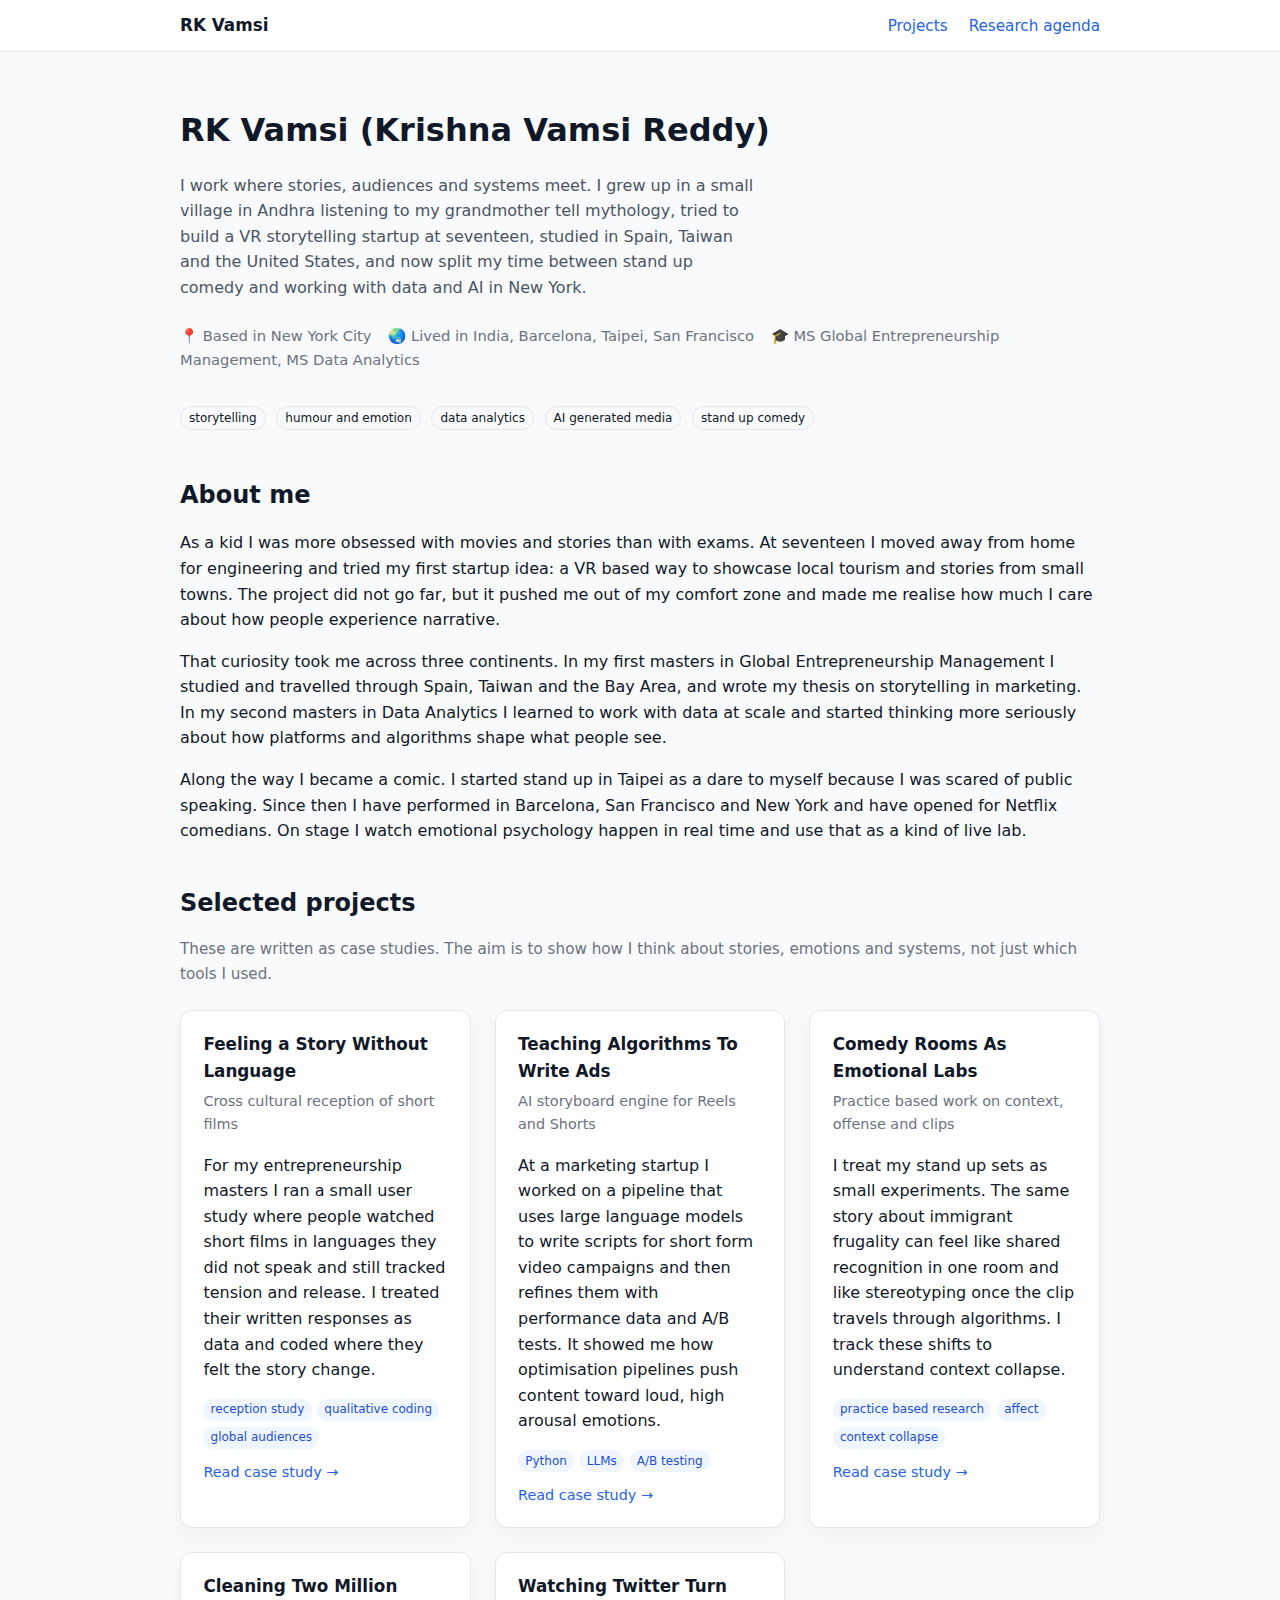
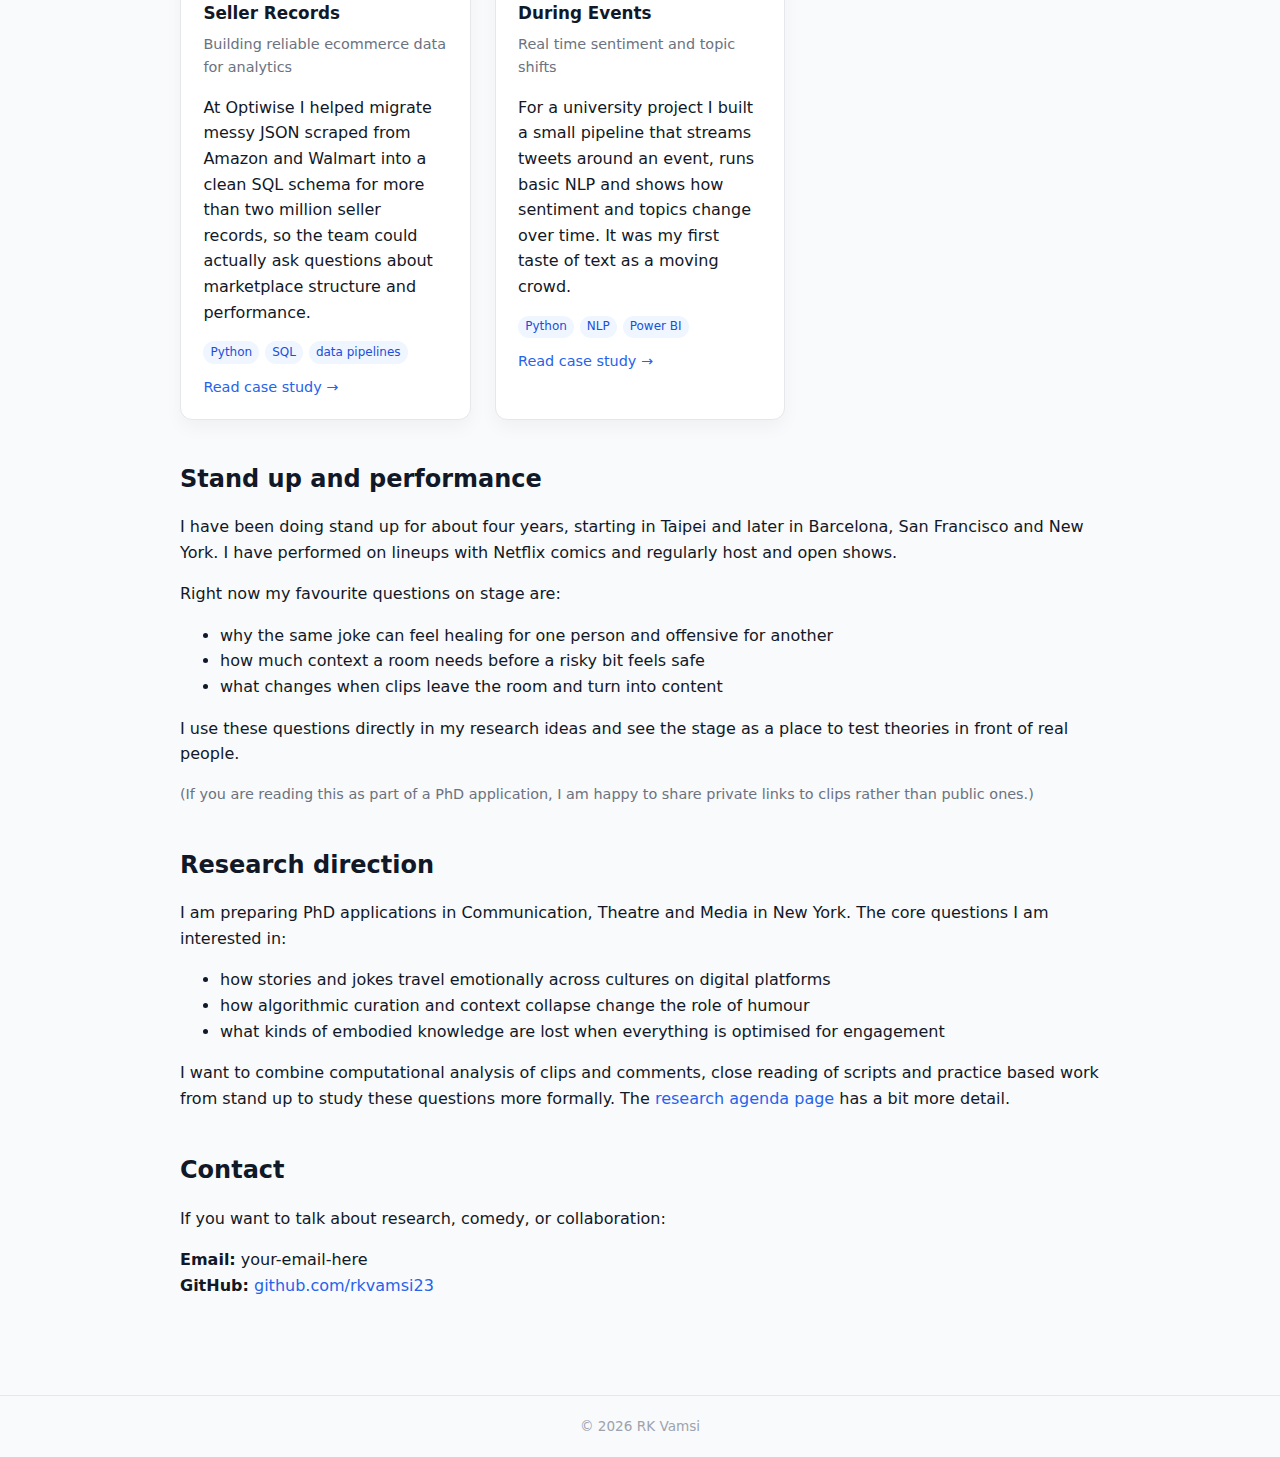
<file: index.html>
<!doctype html>
<html lang="en">
<head>
  <meta charset="utf-8">
  <title>RK Vamsi | Story, data and performance</title>
  <link rel="stylesheet" href="style.css">
</head>
<body>
  <header class="header">
    <div class="nav">
      <div class="nav-title">RK Vamsi</div>
      <div class="nav-links">
        <a href="index.html">Projects</a>
        <a href="research.html">Research agenda</a>
      </div>
    </div>
  </header>

  <main class="main">
    <!-- HERO / INTRO -->
    <section>
      <h1 class="hero-title">RK Vamsi (Krishna Vamsi Reddy)</h1>
      <p class="hero-subtitle">
        I work where stories, audiences and systems meet. I grew up in a small village in Andhra listening to my grandmother tell mythology, tried to build a VR storytelling startup at seventeen, studied in Spain, Taiwan and the United States, and now split my time between stand up comedy and working with data and AI in New York.
      </p>
      <div class="hero-meta">
        <span>📍 Based in New York City</span>
        <span>🌏 Lived in India, Barcelona, Taipei, San Francisco</span>
        <span>🎓 MS Global Entrepreneurship Management, MS Data Analytics</span>
      </div>
      <div>
        <span class="chip">storytelling</span>
        <span class="chip">humour and emotion</span>
        <span class="chip">data analytics</span>
        <span class="chip">AI generated media</span>
        <span class="chip">stand up comedy</span>
      </div>
    </section>

    <!-- ABOUT SECTION -->
    <section style="margin-top:2.5rem;">
      <h2 class="section-title">About me</h2>
      <p>
        As a kid I was more obsessed with movies and stories than with exams. At seventeen I moved away from home for engineering and tried my first startup idea: a VR based way to showcase local tourism and stories from small towns. The project did not go far, but it pushed me out of my comfort zone and made me realise how much I care about how people experience narrative.
      </p>
      <p>
        That curiosity took me across three continents. In my first masters in Global Entrepreneurship Management I studied and travelled through Spain, Taiwan and the Bay Area, and wrote my thesis on storytelling in marketing. In my second masters in Data Analytics I learned to work with data at scale and started thinking more seriously about how platforms and algorithms shape what people see.
      </p>
      <p>
        Along the way I became a comic. I started stand up in Taipei as a dare to myself because I was scared of public speaking. Since then I have performed in Barcelona, San Francisco and New York and have opened for Netflix comedians. On stage I watch emotional psychology happen in real time and use that as a kind of live lab.
      </p>
    </section>

    <!-- PROJECTS SECTION -->
    <section style="margin-top:2.5rem;">
      <h2 class="section-title">Selected projects</h2>
      <p class="section-subtitle">
        These are written as case studies. The aim is to show how I think about stories, emotions and systems, not just which tools I used.
      </p>

      <div class="card-list">

        <article class="card">
          <h3>Feeling a Story Without Language</h3>
          <div class="tagline">Cross cultural reception of short films</div>
          <p>
            For my entrepreneurship masters I ran a small user study where people watched short films in languages they did not speak and still tracked tension and release. I treated their written responses as data and coded where they felt the story change.
          </p>
          <div class="badge-row">
            <span class="badge">reception study</span>
            <span class="badge">qualitative coding</span>
            <span class="badge">global audiences</span>
          </div>
          <div class="card-footer">
            <a href="project_cross_language_stories.html">Read case study →</a>
          </div>
        </article>

        <article class="card">
          <h3>Teaching Algorithms To Write Ads</h3>
          <div class="tagline">AI storyboard engine for Reels and Shorts</div>
          <p>
            At a marketing startup I worked on a pipeline that uses large language models to write scripts for short form video campaigns and then refines them with performance data and A/B tests. It showed me how optimisation pipelines push content toward loud, high arousal emotions.
          </p>
          <div class="badge-row">
            <span class="badge">Python</span>
            <span class="badge">LLMs</span>
            <span class="badge">A/B testing</span>
          </div>
          <div class="card-footer">
            <a href="project_ai_storyboards.html">Read case study →</a>
          </div>
        </article>

        <article class="card">
          <h3>Comedy Rooms As Emotional Labs</h3>
          <div class="tagline">Practice based work on context, offense and clips</div>
          <p>
            I treat my stand up sets as small experiments. The same story about immigrant frugality can feel like shared recognition in one room and like stereotyping once the clip travels through algorithms. I track these shifts to understand context collapse.
          </p>
          <div class="badge-row">
            <span class="badge">practice based research</span>
            <span class="badge">affect</span>
            <span class="badge">context collapse</span>
          </div>
          <div class="card-footer">
            <a href="project_comedy_labs.html">Read case study →</a>
          </div>
        </article>

        <article class="card">
          <h3>Cleaning Two Million Seller Records</h3>
          <div class="tagline">Building reliable ecommerce data for analytics</div>
          <p>
            At Optiwise I helped migrate messy JSON scraped from Amazon and Walmart into a clean SQL schema for more than two million seller records, so the team could actually ask questions about marketplace structure and performance.
          </p>
          <div class="badge-row">
            <span class="badge">Python</span>
            <span class="badge">SQL</span>
            <span class="badge">data pipelines</span>
          </div>
          <div class="card-footer">
            <a href="project_optwise_seller_data.html">Read case study →</a>
          </div>
        </article>

        <article class="card">
          <h3>Watching Twitter Turn During Events</h3>
          <div class="tagline">Real time sentiment and topic shifts</div>
          <p>
            For a university project I built a small pipeline that streams tweets around an event, runs basic NLP and shows how sentiment and topics change over time. It was my first taste of text as a moving crowd.
          </p>
          <div class="badge-row">
            <span class="badge">Python</span>
            <span class="badge">NLP</span>
            <span class="badge">Power BI</span>
          </div>
          <div class="card-footer">
            <a href="project_twitter_sentiment.html">Read case study →</a>
          </div>
        </article>

      </div>
    </section>

    <!-- COMEDY SECTION -->
    <section style="margin-top:2.5rem;">
      <h2 class="section-title">Stand up and performance</h2>
      <p>
        I have been doing stand up for about four years, starting in Taipei and later in Barcelona, San Francisco and New York. I have performed on lineups with Netflix comics and regularly host and open shows.
      </p>
      <p>
        Right now my favourite questions on stage are:
      </p>
      <ul>
        <li>why the same joke can feel healing for one person and offensive for another</li>
        <li>how much context a room needs before a risky bit feels safe</li>
        <li>what changes when clips leave the room and turn into content</li>
      </ul>
      <p>
        I use these questions directly in my research ideas and see the stage as a place to test theories in front of real people.
      </p>
      <p style="font-size:0.9rem; color:#6b7280;">
        (If you are reading this as part of a PhD application, I am happy to share private links to clips rather than public ones.)
      </p>
    </section>

    <!-- RESEARCH SECTION -->
    <section style="margin-top:2.5rem;">
      <h2 class="section-title">Research direction</h2>
      <p>
        I am preparing PhD applications in Communication, Theatre and Media in New York. The core questions I am interested in:
      </p>
      <ul>
        <li>how stories and jokes travel emotionally across cultures on digital platforms</li>
        <li>how algorithmic curation and context collapse change the role of humour</li>
        <li>what kinds of embodied knowledge are lost when everything is optimised for engagement</li>
      </ul>
      <p>
        I want to combine computational analysis of clips and comments, close reading of scripts and practice based work from stand up to study these questions more formally. The <a href="research.html">research agenda page</a> has a bit more detail.
      </p>
    </section>

    <!-- CONTACT SECTION -->
    <section style="margin-top:2.5rem;">
      <h2 class="section-title">Contact</h2>
      <p>
        If you want to talk about research, comedy, or collaboration:
      </p>
      <p>
        <strong>Email:</strong> your-email-here<br>
        <strong>GitHub:</strong> <a href="https://github.com/rkvamsi23">github.com/rkvamsi23</a>
      </p>
    </section>
  </main>

  <footer class="footer">
    © <span id="year"></span> RK Vamsi
  </footer>

  <script>
    document.getElementById("year").textContent = new Date().getFullYear();
  </script>
</body>
</html>
</file>
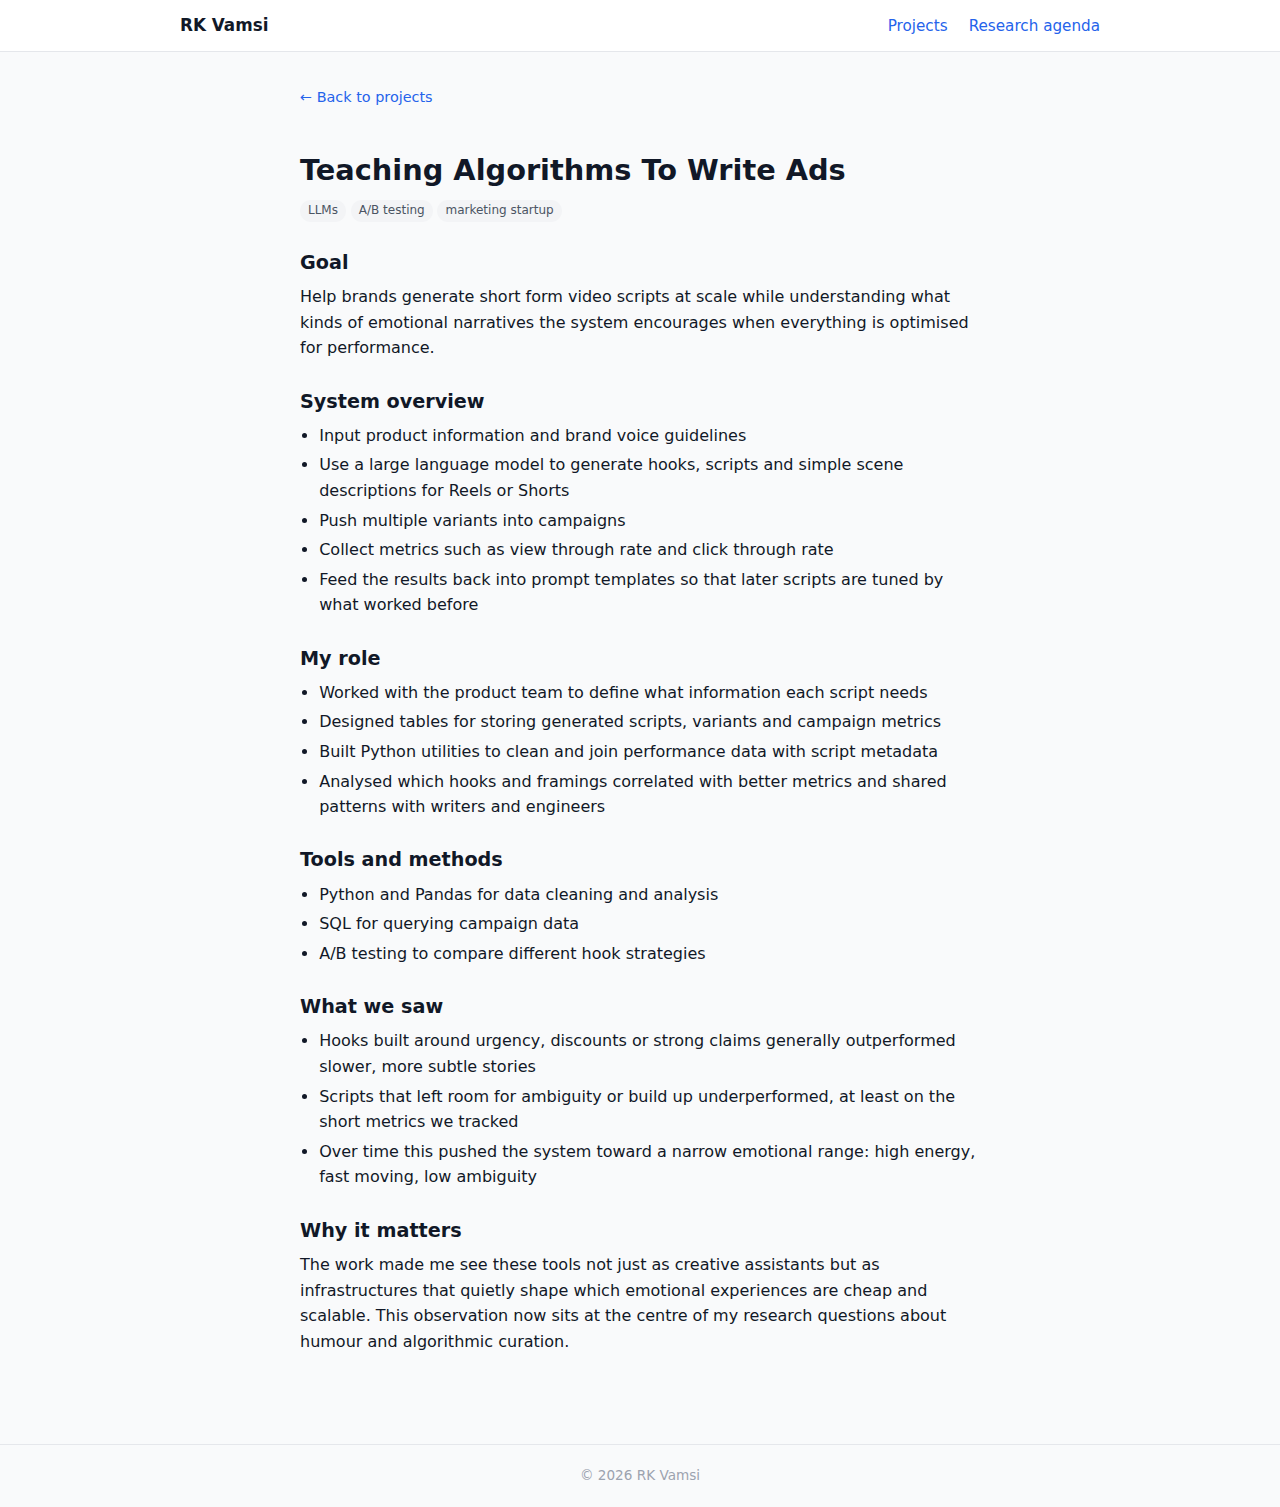
<file: project_ai_storyboards.html>
<!doctype html>
<html lang="en">
<head>
  <meta charset="utf-8">
  <title>Teaching Algorithms To Write Ads | RK Vamsi</title>
  <link rel="stylesheet" href="style.css">
</head>
<body>
<header class="header">
  <div class="nav">
    <div class="nav-title">RK Vamsi</div>
    <div class="nav-links">
      <a href="index.html">Projects</a>
      <a href="research.html">Research agenda</a>
    </div>
  </div>
</header>

<main class="main article">
  <a href="index.html" class="back-link">← Back to projects</a>

  <h1>Teaching Algorithms To Write Ads</h1>
  <div class="meta-pill-row">
    <span class="meta-pill">LLMs</span>
    <span class="meta-pill">A/B testing</span>
    <span class="meta-pill">marketing startup</span>
  </div>

  <h2>Goal</h2>
  <p>
    Help brands generate short form video scripts at scale while understanding what kinds of emotional narratives the system encourages when everything is optimised for performance.
  </p>

  <h2>System overview</h2>
  <ul>
    <li>Input product information and brand voice guidelines</li>
    <li>Use a large language model to generate hooks, scripts and simple scene descriptions for Reels or Shorts</li>
    <li>Push multiple variants into campaigns</li>
    <li>Collect metrics such as view through rate and click through rate</li>
    <li>Feed the results back into prompt templates so that later scripts are tuned by what worked before</li>
  </ul>

  <h2>My role</h2>
  <ul>
    <li>Worked with the product team to define what information each script needs</li>
    <li>Designed tables for storing generated scripts, variants and campaign metrics</li>
    <li>Built Python utilities to clean and join performance data with script metadata</li>
    <li>Analysed which hooks and framings correlated with better metrics and shared patterns with writers and engineers</li>
  </ul>

  <h2>Tools and methods</h2>
  <ul>
    <li>Python and Pandas for data cleaning and analysis</li>
    <li>SQL for querying campaign data</li>
    <li>A/B testing to compare different hook strategies</li>
  </ul>

  <h2>What we saw</h2>
  <ul>
    <li>Hooks built around urgency, discounts or strong claims generally outperformed slower, more subtle stories</li>
    <li>Scripts that left room for ambiguity or build up underperformed, at least on the short metrics we tracked</li>
    <li>Over time this pushed the system toward a narrow emotional range: high energy, fast moving, low ambiguity</li>
  </ul>

  <h2>Why it matters</h2>
  <p>
    The work made me see these tools not just as creative assistants but as infrastructures that quietly shape which emotional experiences are cheap and scalable. This observation now sits at the centre of my research questions about humour and algorithmic curation.
  </p>
</main>

<footer class="footer">
  © <span id="year"></span> RK Vamsi
</footer>
<script>
  document.getElementById("year").textContent = new Date().getFullYear();
</script>
</body>
</html>
</file>
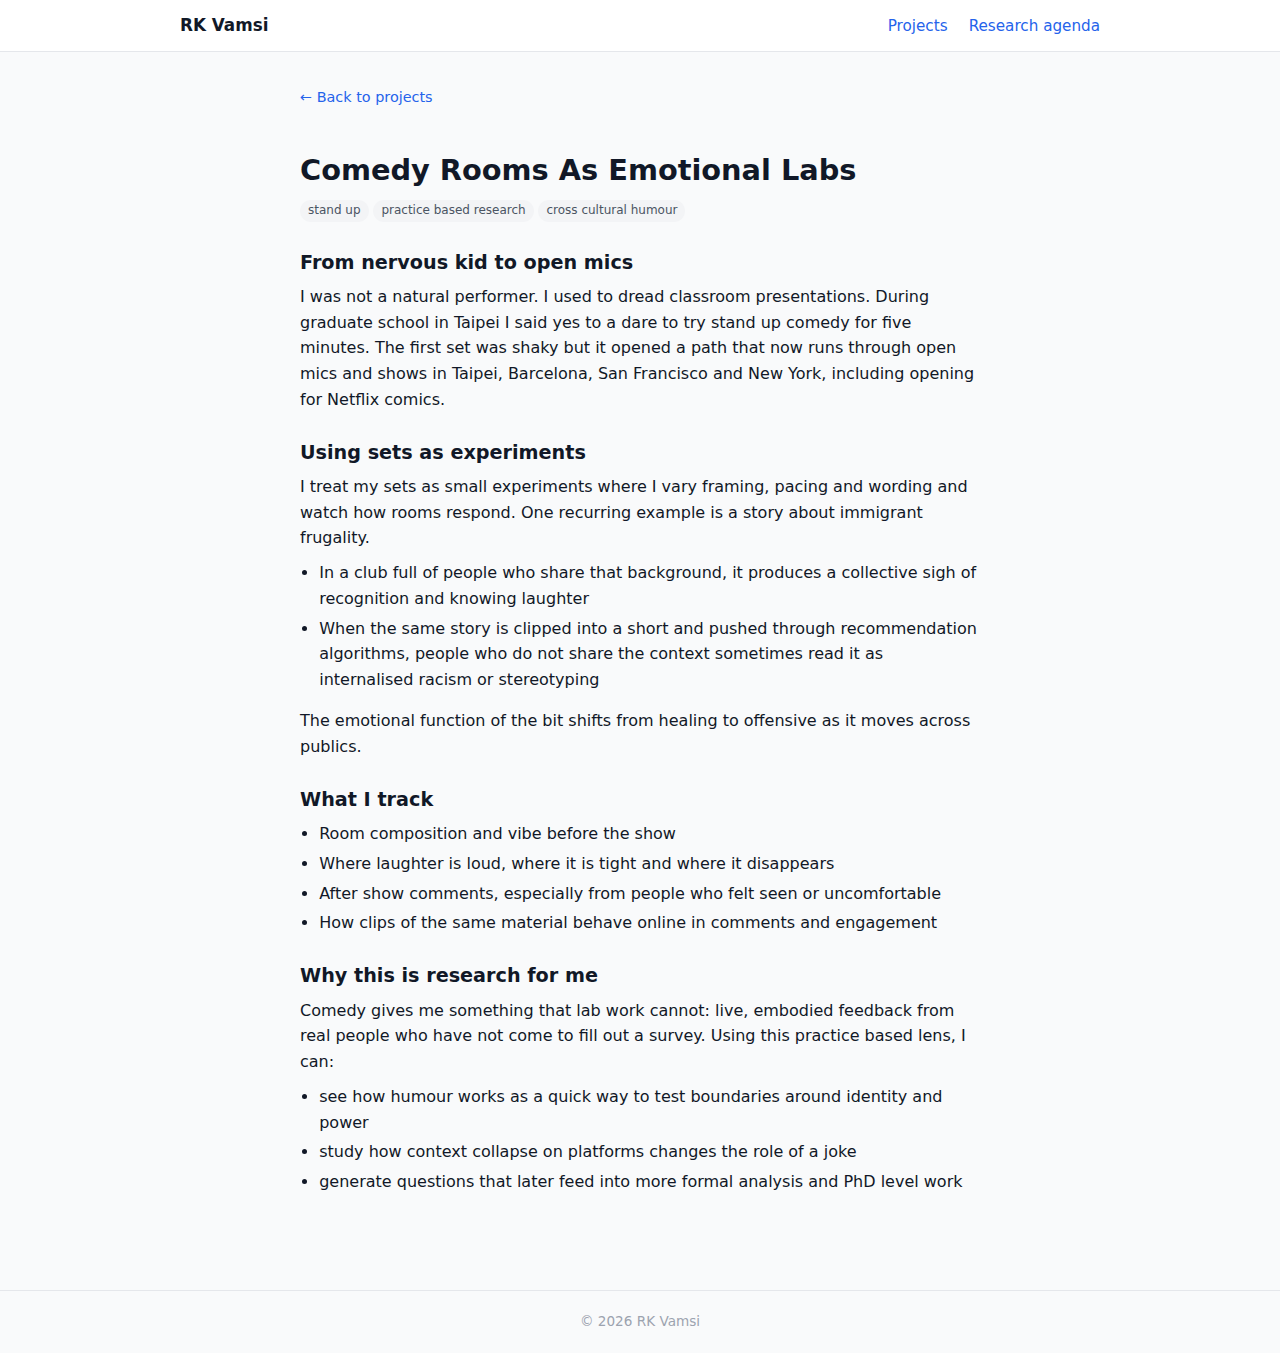
<file: project_comedy_labs.html>
<!doctype html>
<html lang="en">
<head>
  <meta charset="utf-8">
  <title>Comedy Rooms As Emotional Labs | RK Vamsi</title>
  <link rel="stylesheet" href="style.css">
</head>
<body>
<header class="header">
  <div class="nav">
    <div class="nav-title">RK Vamsi</div>
    <div class="nav-links">
      <a href="index.html">Projects</a>
      <a href="research.html">Research agenda</a>
    </div>
  </div>
</header>

<main class="main article">
  <a href="index.html" class="back-link">← Back to projects</a>

  <h1>Comedy Rooms As Emotional Labs</h1>
  <div class="meta-pill-row">
    <span class="meta-pill">stand up</span>
    <span class="meta-pill">practice based research</span>
    <span class="meta-pill">cross cultural humour</span>
  </div>

  <h2>From nervous kid to open mics</h2>
  <p>
    I was not a natural performer. I used to dread classroom presentations. During graduate school in Taipei I said yes to a dare to try stand up comedy for five minutes. The first set was shaky but it opened a path that now runs through open mics and shows in Taipei, Barcelona, San Francisco and New York, including opening for Netflix comics.
  </p>

  <h2>Using sets as experiments</h2>
  <p>
    I treat my sets as small experiments where I vary framing, pacing and wording and watch how rooms respond. One recurring example is a story about immigrant frugality.
  </p>
  <ul>
    <li>In a club full of people who share that background, it produces a collective sigh of recognition and knowing laughter</li>
    <li>When the same story is clipped into a short and pushed through recommendation algorithms, people who do not share the context sometimes read it as internalised racism or stereotyping</li>
  </ul>
  <p>
    The emotional function of the bit shifts from healing to offensive as it moves across publics.
  </p>

  <h2>What I track</h2>
  <ul>
    <li>Room composition and vibe before the show</li>
    <li>Where laughter is loud, where it is tight and where it disappears</li>
    <li>After show comments, especially from people who felt seen or uncomfortable</li>
    <li>How clips of the same material behave online in comments and engagement</li>
  </ul>

  <h2>Why this is research for me</h2>
  <p>
    Comedy gives me something that lab work cannot: live, embodied feedback from real people who have not come to fill out a survey. Using this practice based lens, I can:
  </p>
  <ul>
    <li>see how humour works as a quick way to test boundaries around identity and power</li>
    <li>study how context collapse on platforms changes the role of a joke</li>
    <li>generate questions that later feed into more formal analysis and PhD level work</li>
  </ul>
</main>

<footer class="footer">
  © <span id="year"></span> RK Vamsi
</footer>
<script>
  document.getElementById("year").textContent = new Date().getFullYear();
</script>
</body>
</html>
</file>
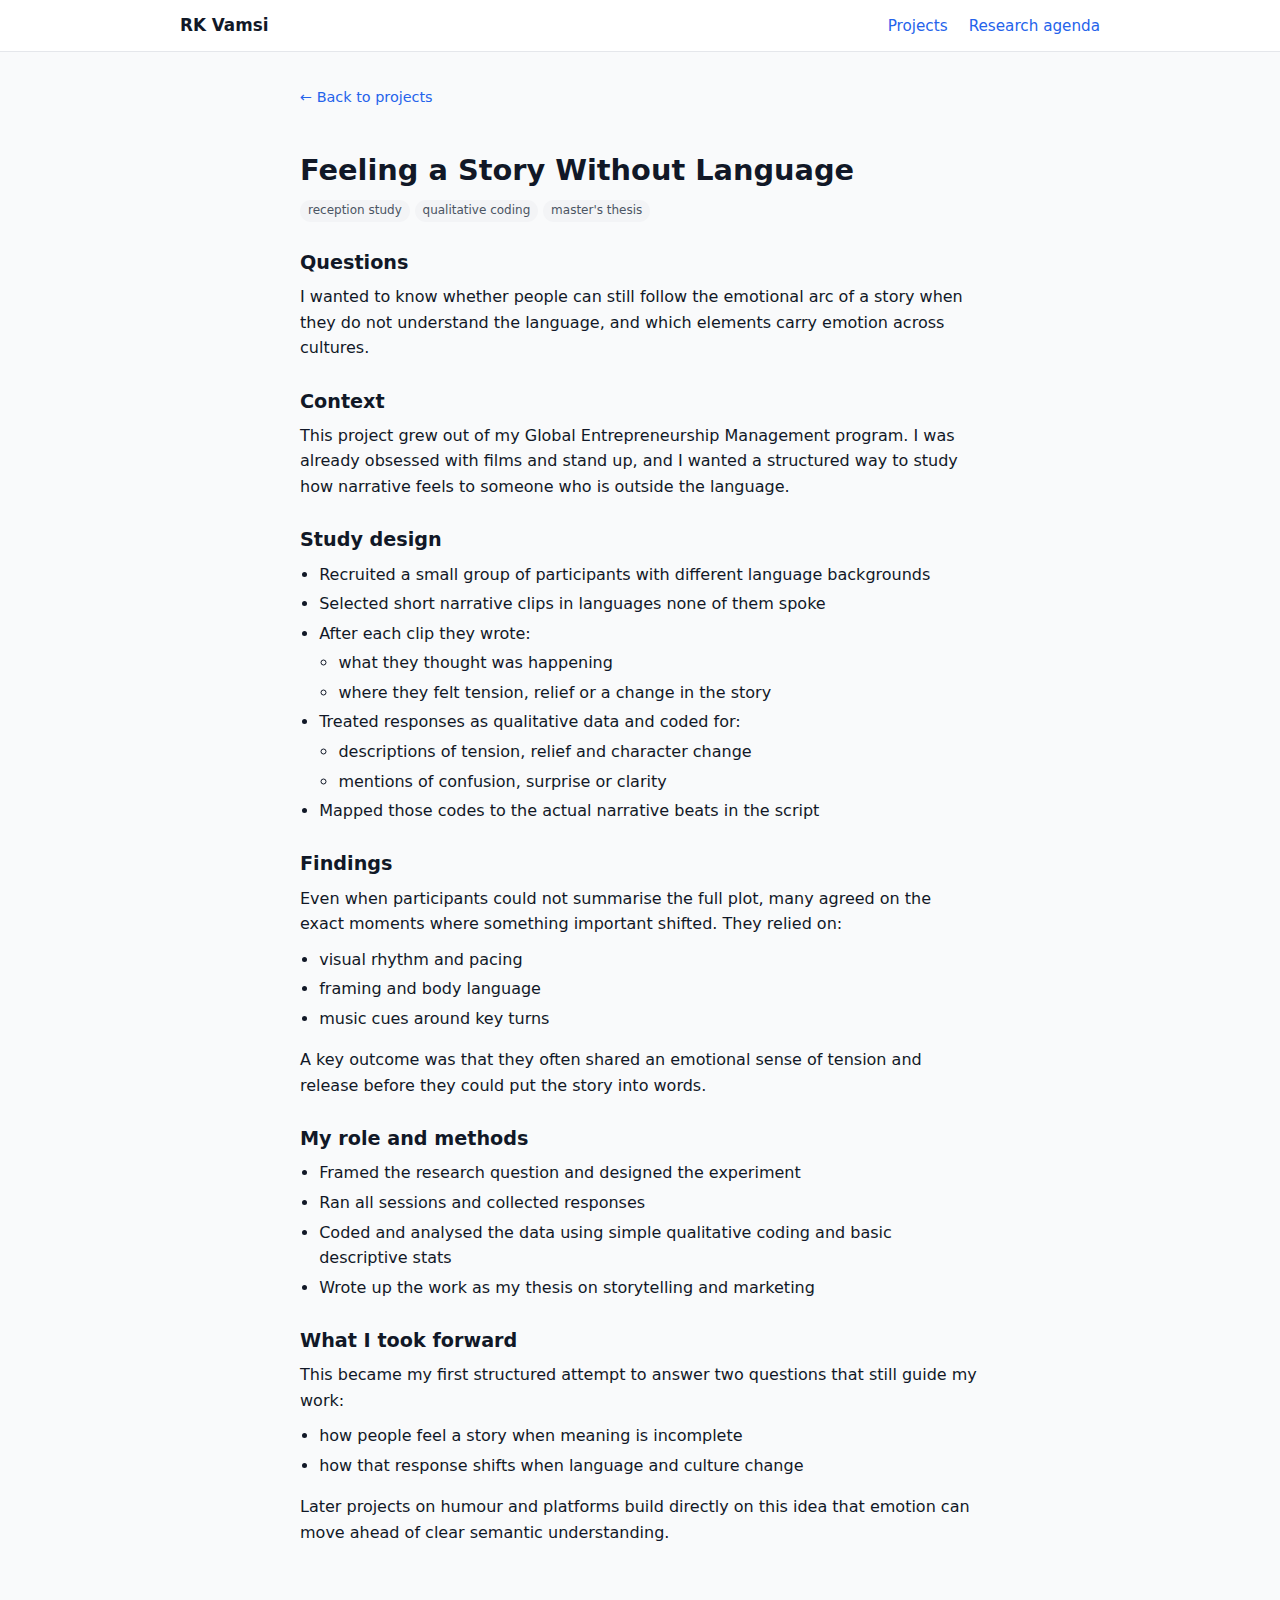
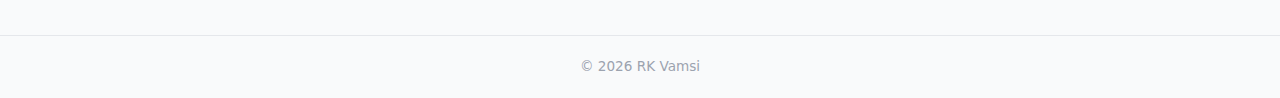
<file: project_cross_language_stories.html>
<!doctype html>
<html lang="en">
<head>
  <meta charset="utf-8">
  <title>Feeling a Story Without Language | RK Vamsi</title>
  <link rel="stylesheet" href="style.css">
</head>
<body>
<header class="header">
  <div class="nav">
    <div class="nav-title">RK Vamsi</div>
    <div class="nav-links">
      <a href="index.html">Projects</a>
      <a href="research.html">Research agenda</a>
    </div>
  </div>
</header>

<main class="main article">
  <a href="index.html" class="back-link">← Back to projects</a>

  <h1>Feeling a Story Without Language</h1>
  <div class="meta-pill-row">
    <span class="meta-pill">reception study</span>
    <span class="meta-pill">qualitative coding</span>
    <span class="meta-pill">master's thesis</span>
  </div>

  <h2>Questions</h2>
  <p>
    I wanted to know whether people can still follow the emotional arc of a story when they do not understand the language, and which elements carry emotion across cultures.
  </p>

  <h2>Context</h2>
  <p>
    This project grew out of my Global Entrepreneurship Management program. I was already obsessed with films and stand up, and I wanted a structured way to study how narrative feels to someone who is outside the language.
  </p>

  <h2>Study design</h2>
  <ul>
    <li>Recruited a small group of participants with different language backgrounds</li>
    <li>Selected short narrative clips in languages none of them spoke</li>
    <li>After each clip they wrote:
      <ul>
        <li>what they thought was happening</li>
        <li>where they felt tension, relief or a change in the story</li>
      </ul>
    </li>
    <li>Treated responses as qualitative data and coded for:
      <ul>
        <li>descriptions of tension, relief and character change</li>
        <li>mentions of confusion, surprise or clarity</li>
      </ul>
    </li>
    <li>Mapped those codes to the actual narrative beats in the script</li>
  </ul>

  <h2>Findings</h2>
  <p>
    Even when participants could not summarise the full plot, many agreed on the exact moments where something important shifted. They relied on:
  </p>
  <ul>
    <li>visual rhythm and pacing</li>
    <li>framing and body language</li>
    <li>music cues around key turns</li>
  </ul>
  <p>
    A key outcome was that they often shared an emotional sense of tension and release before they could put the story into words.
  </p>

  <h2>My role and methods</h2>
  <ul>
    <li>Framed the research question and designed the experiment</li>
    <li>Ran all sessions and collected responses</li>
    <li>Coded and analysed the data using simple qualitative coding and basic descriptive stats</li>
    <li>Wrote up the work as my thesis on storytelling and marketing</li>
  </ul>

  <h2>What I took forward</h2>
  <p>
    This became my first structured attempt to answer two questions that still guide my work:
  </p>
  <ul>
    <li>how people feel a story when meaning is incomplete</li>
    <li>how that response shifts when language and culture change</li>
  </ul>
  <p>
    Later projects on humour and platforms build directly on this idea that emotion can move ahead of clear semantic understanding.
  </p>
</main>

<footer class="footer">
  © <span id="year"></span> RK Vamsi
</footer>
<script>
  document.getElementById("year").textContent = new Date().getFullYear();
</script>
</body>
</html>
</file>
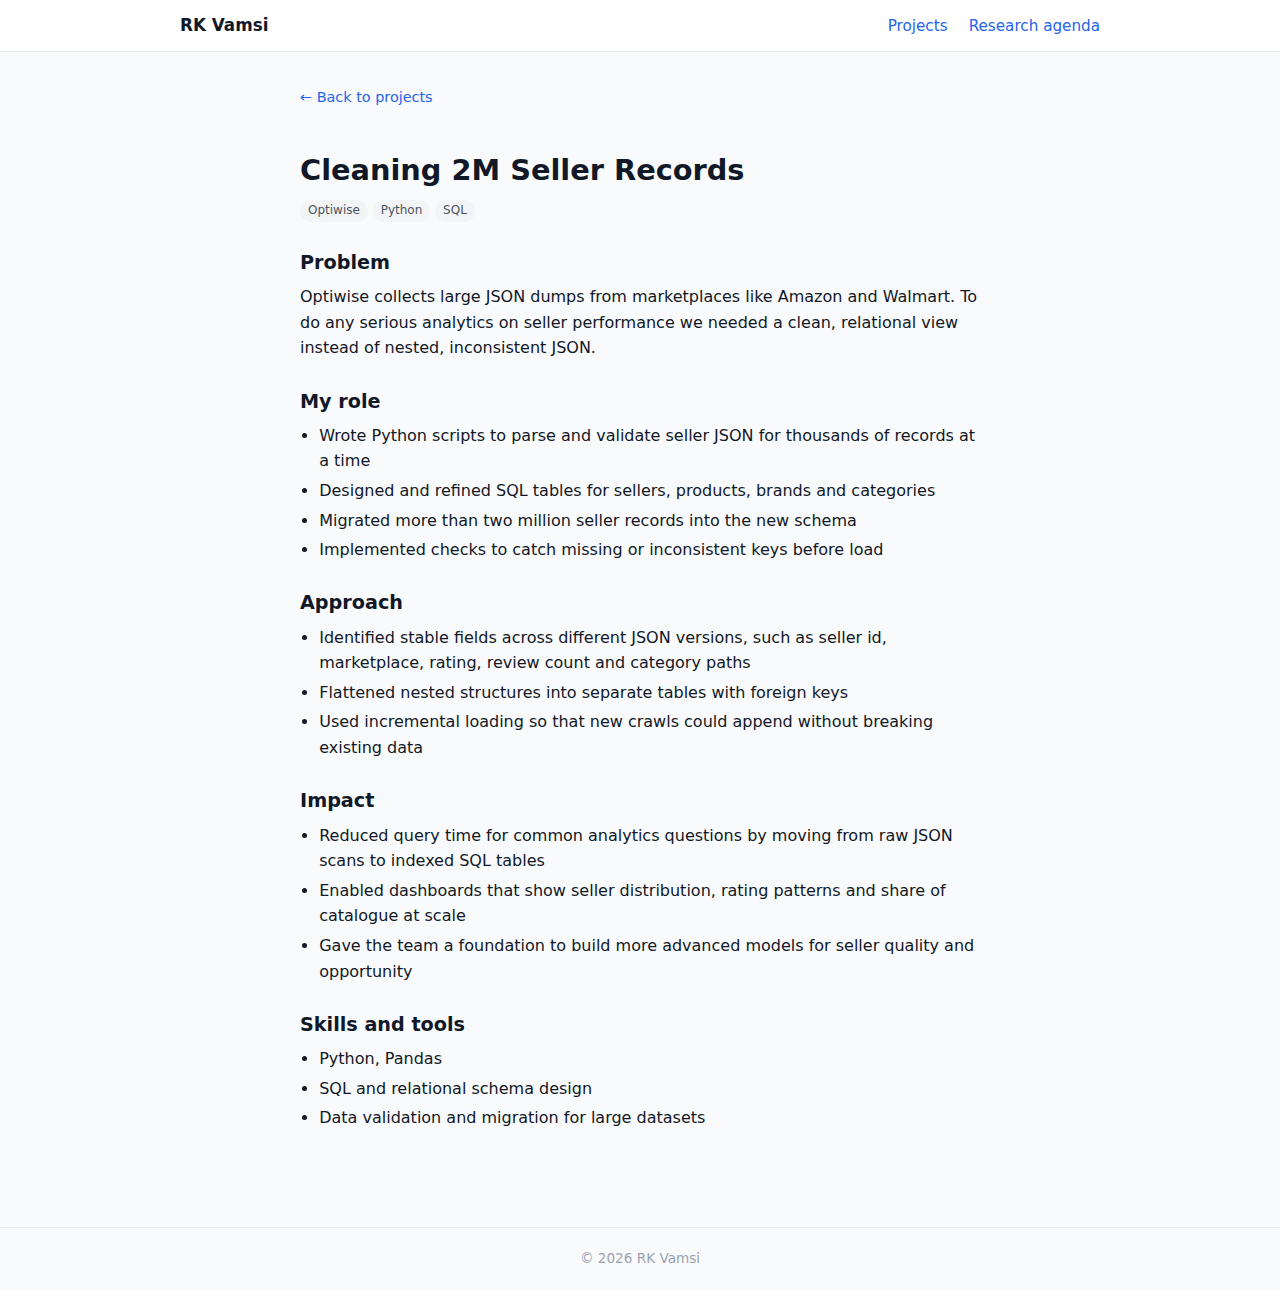
<file: project_optwise_seller_data.html>
<!doctype html>
<html lang="en">
<head>
  <meta charset="utf-8">
  <title>Cleaning 2M Seller Records | RK Vamsi</title>
  <link rel="stylesheet" href="style.css">
</head>
<body>
<header class="header">
  <div class="nav">
    <div class="nav-title">RK Vamsi</div>
    <div class="nav-links">
      <a href="index.html">Projects</a>
      <a href="research.html">Research agenda</a>
    </div>
  </div>
</header>

<main class="main article">
  <a href="index.html" class="back-link">← Back to projects</a>

  <h1>Cleaning 2M Seller Records</h1>
  <div class="meta-pill-row">
    <span class="meta-pill">Optiwise</span>
    <span class="meta-pill">Python</span>
    <span class="meta-pill">SQL</span>
  </div>

  <h2>Problem</h2>
  <p>
    Optiwise collects large JSON dumps from marketplaces like Amazon and Walmart. To do any serious analytics on seller performance we needed a clean, relational view instead of nested, inconsistent JSON.
  </p>

  <h2>My role</h2>
  <ul>
    <li>Wrote Python scripts to parse and validate seller JSON for thousands of records at a time</li>
    <li>Designed and refined SQL tables for sellers, products, brands and categories</li>
    <li>Migrated more than two million seller records into the new schema</li>
    <li>Implemented checks to catch missing or inconsistent keys before load</li>
  </ul>

  <h2>Approach</h2>
  <ul>
    <li>Identified stable fields across different JSON versions, such as seller id, marketplace, rating, review count and category paths</li>
    <li>Flattened nested structures into separate tables with foreign keys</li>
    <li>Used incremental loading so that new crawls could append without breaking existing data</li>
  </ul>

  <h2>Impact</h2>
  <ul>
    <li>Reduced query time for common analytics questions by moving from raw JSON scans to indexed SQL tables</li>
    <li>Enabled dashboards that show seller distribution, rating patterns and share of catalogue at scale</li>
    <li>Gave the team a foundation to build more advanced models for seller quality and opportunity</li>
  </ul>

  <h2>Skills and tools</h2>
  <ul>
    <li>Python, Pandas</li>
    <li>SQL and relational schema design</li>
    <li>Data validation and migration for large datasets</li>
  </ul>
</main>

<footer class="footer">
  © <span id="year"></span> RK Vamsi
</footer>
<script>
  document.getElementById("year").textContent = new Date().getFullYear();
</script>
</body>
</html>
</file>
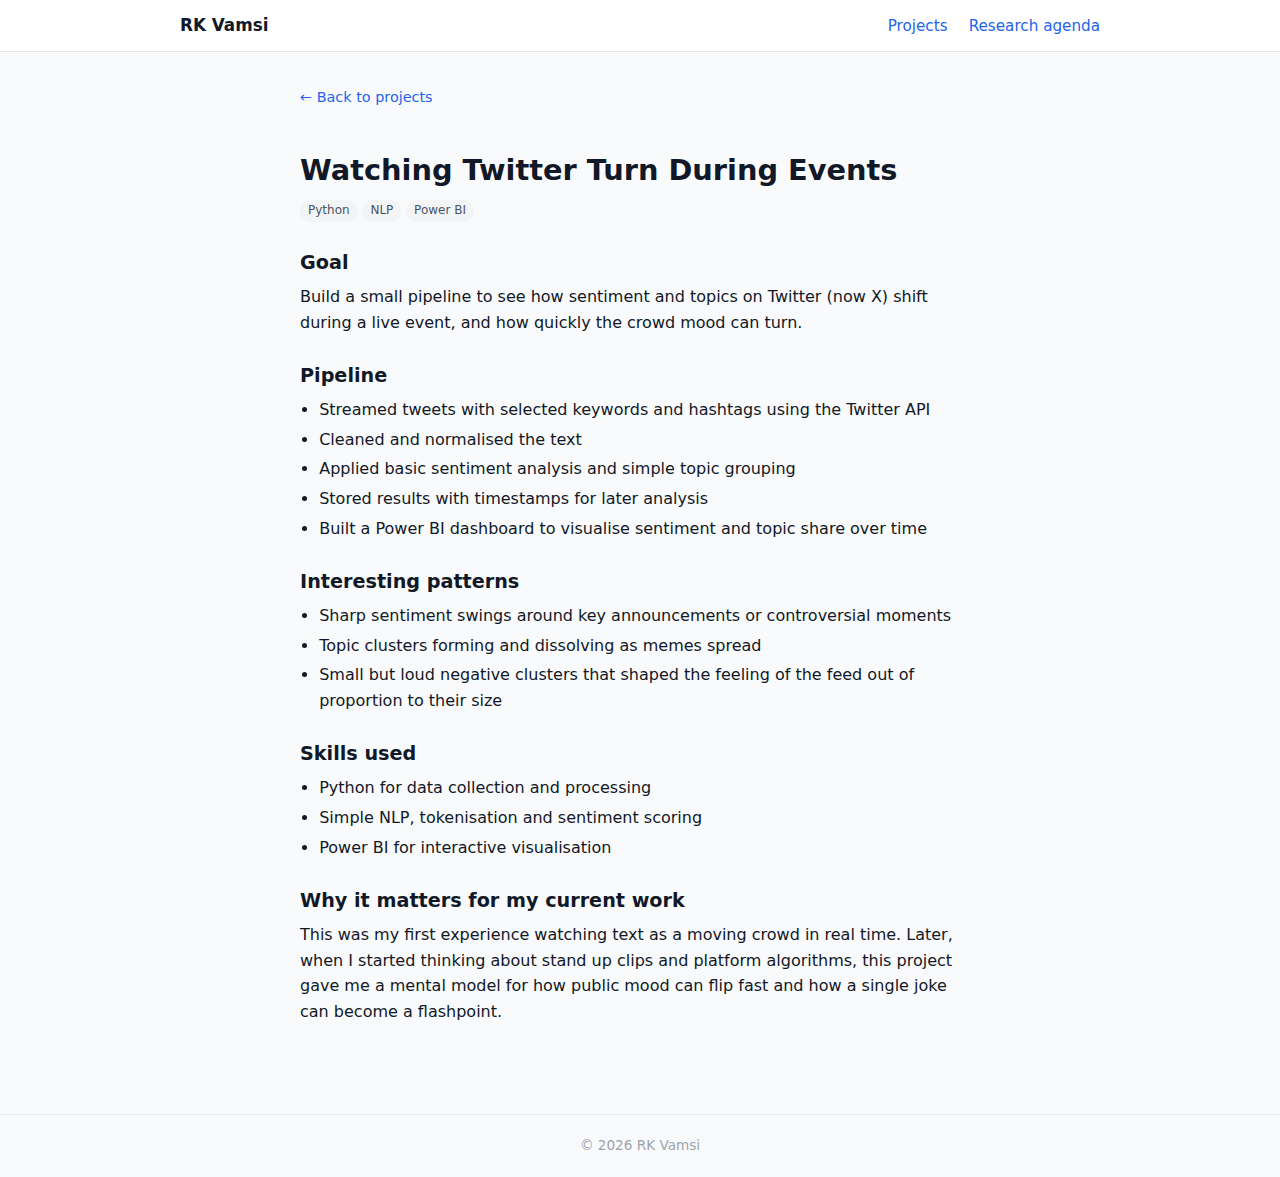
<file: project_twitter_sentiment.html>
<!doctype html>
<html lang="en">
<head>
  <meta charset="utf-8">
  <title>Watching Twitter Turn During Events | RK Vamsi</title>
  <link rel="stylesheet" href="style.css">
</head>
<body>
<header class="header">
  <div class="nav">
    <div class="nav-title">RK Vamsi</div>
    <div class="nav-links">
      <a href="index.html">Projects</a>
      <a href="research.html">Research agenda</a>
    </div>
  </div>
</header>

<main class="main article">
  <a href="index.html" class="back-link">← Back to projects</a>

  <h1>Watching Twitter Turn During Events</h1>
  <div class="meta-pill-row">
    <span class="meta-pill">Python</span>
    <span class="meta-pill">NLP</span>
    <span class="meta-pill">Power BI</span>
  </div>

  <h2>Goal</h2>
  <p>
    Build a small pipeline to see how sentiment and topics on Twitter (now X) shift during a live event, and how quickly the crowd mood can turn.
  </p>

  <h2>Pipeline</h2>
  <ul>
    <li>Streamed tweets with selected keywords and hashtags using the Twitter API</li>
    <li>Cleaned and normalised the text</li>
    <li>Applied basic sentiment analysis and simple topic grouping</li>
    <li>Stored results with timestamps for later analysis</li>
    <li>Built a Power BI dashboard to visualise sentiment and topic share over time</li>
  </ul>

  <h2>Interesting patterns</h2>
  <ul>
    <li>Sharp sentiment swings around key announcements or controversial moments</li>
    <li>Topic clusters forming and dissolving as memes spread</li>
    <li>Small but loud negative clusters that shaped the feeling of the feed out of proportion to their size</li>
  </ul>

  <h2>Skills used</h2>
  <ul>
    <li>Python for data collection and processing</li>
    <li>Simple NLP, tokenisation and sentiment scoring</li>
    <li>Power BI for interactive visualisation</li>
  </ul>

  <h2>Why it matters for my current work</h2>
  <p>
    This was my first experience watching text as a moving crowd in real time. Later, when I started thinking about stand up clips and platform algorithms, this project gave me a mental model for how public mood can flip fast and how a single joke can become a flashpoint.
  </p>
</main>

<footer class="footer">
  © <span id="year"></span> RK Vamsi
</footer>
<script>
  document.getElementById("year").textContent = new Date().getFullYear();
</script>
</body>
</html>
</file>
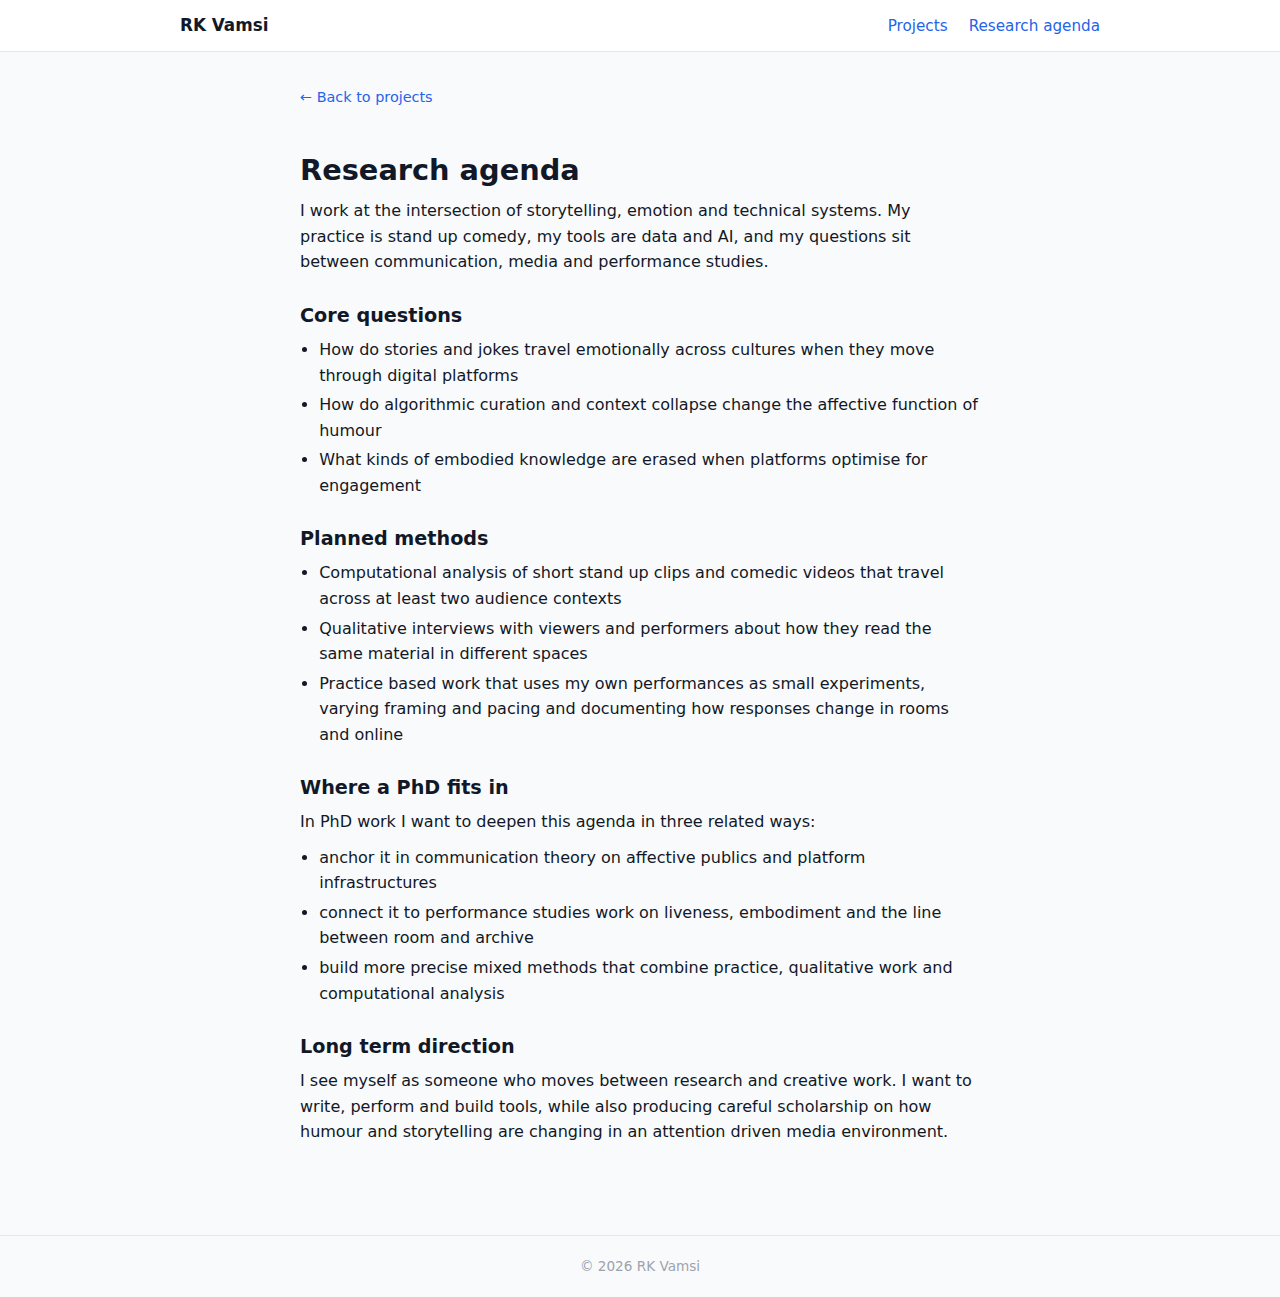
<file: research.html>
<!doctype html>
<html lang="en">
<head>
  <meta charset="utf-8">
  <title>Research agenda | RK Vamsi</title>
  <link rel="stylesheet" href="style.css">
</head>
<body>
<header class="header">
  <div class="nav">
    <div class="nav-title">RK Vamsi</div>
    <div class="nav-links">
      <a href="index.html">Projects</a>
      <a href="research.html">Research agenda</a>
    </div>
  </div>
</header>

<main class="main article">
  <a href="index.html" class="back-link">← Back to projects</a>

  <h1>Research agenda</h1>
  <p>
    I work at the intersection of storytelling, emotion and technical systems. My practice is stand up comedy, my tools are data and AI, and my questions sit between communication, media and performance studies.
  </p>

  <h2>Core questions</h2>
  <ul>
    <li>How do stories and jokes travel emotionally across cultures when they move through digital platforms</li>
    <li>How do algorithmic curation and context collapse change the affective function of humour</li>
    <li>What kinds of embodied knowledge are erased when platforms optimise for engagement</li>
  </ul>

  <h2>Planned methods</h2>
  <ul>
    <li>Computational analysis of short stand up clips and comedic videos that travel across at least two audience contexts</li>
    <li>Qualitative interviews with viewers and performers about how they read the same material in different spaces</li>
    <li>Practice based work that uses my own performances as small experiments, varying framing and pacing and documenting how responses change in rooms and online</li>
  </ul>

  <h2>Where a PhD fits in</h2>
  <p>
    In PhD work I want to deepen this agenda in three related ways:
  </p>
  <ul>
    <li>anchor it in communication theory on affective publics and platform infrastructures</li>
    <li>connect it to performance studies work on liveness, embodiment and the line between room and archive</li>
    <li>build more precise mixed methods that combine practice, qualitative work and computational analysis</li>
  </ul>

  <h2>Long term direction</h2>
  <p>
    I see myself as someone who moves between research and creative work. I want to write, perform and build tools, while also producing careful scholarship on how humour and storytelling are changing in an attention driven media environment.
  </p>
</main>

<footer class="footer">
  © <span id="year"></span> RK Vamsi
</footer>
<script>
  document.getElementById("year").textContent = new Date().getFullYear();
</script>
</body>
</html>
</file>
<file: style.css>
:root {
  font-family: system-ui, -apple-system, BlinkMacSystemFont, "Segoe UI", sans-serif;
  line-height: 1.6;
  color: #111827;
  background-color: #f9fafb;
}

* {
  box-sizing: border-box;
}

body {
  margin: 0;
  background: #f9fafb;
}

a {
  color: #2563eb;
  text-decoration: none;
}

a:hover {
  text-decoration: underline;
}

.header {
  background: white;
  border-bottom: 1px solid #e5e7eb;
  position: sticky;
  top: 0;
  z-index: 10;
}

.nav {
  max-width: 960px;
  margin: 0 auto;
  padding: 0.75rem 1.25rem;
  display: flex;
  justify-content: space-between;
  align-items: center;
}

.nav-title {
  font-weight: 700;
  font-size: 1.05rem;
}

.nav-links a {
  margin-left: 1rem;
  font-size: 0.95rem;
}

.main {
  max-width: 960px;
  margin: 0 auto;
  padding: 2rem 1.25rem 3rem;
}

.section-title {
  font-size: 1.5rem;
  font-weight: 700;
  margin-bottom: 0.5rem;
}

.section-subtitle {
  font-size: 0.95rem;
  color: #6b7280;
  margin-bottom: 1.5rem;
}

.card-list {
  display: grid;
  grid-template-columns: repeat(auto-fit, minmax(260px, 1fr));
  gap: 1.5rem;
}

.card {
  background: white;
  border-radius: 0.75rem;
  padding: 1.25rem 1.4rem;
  border: 1px solid #e5e7eb;
  box-shadow: 0 8px 18px rgba(15, 23, 42, 0.04);
}

.card h3 {
  margin-top: 0;
  margin-bottom: 0.35rem;
  font-size: 1.05rem;
}

.card .tagline {
  font-size: 0.9rem;
  color: #6b7280;
  margin-bottom: 0.75rem;
}

.card-footer {
  margin-top: 0.75rem;
  font-size: 0.9rem;
}

.badge-row {
  margin-top: 0.35rem;
  display: flex;
  flex-wrap: wrap;
  gap: 0.35rem;
}

.badge {
  font-size: 0.75rem;
  padding: 0.1rem 0.45rem;
  border-radius: 999px;
  background: #eff6ff;
  color: #1d4ed8;
}

.hero-title {
  font-size: 2rem;
  font-weight: 800;
  margin-bottom: 0.3rem;
}

.hero-subtitle {
  font-size: 1rem;
  color: #4b5563;
  max-width: 36rem;
  margin-bottom: 1.5rem;
}

.hero-meta {
  font-size: 0.92rem;
  color: #6b7280;
  margin-bottom: 2rem;
}

.hero-meta span {
  margin-right: 0.75rem;
}

.chip {
  display: inline-block;
  font-size: 0.75rem;
  padding: 0.1rem 0.5rem;
  border-radius: 999px;
  border: 1px solid #e5e7eb;
  margin-right: 0.35rem;
  margin-bottom: 0.35rem;
}

.footer {
  border-top: 1px solid #e5e7eb;
  padding: 1.25rem;
  text-align: center;
  font-size: 0.85rem;
  color: #9ca3af;
  margin-top: 2rem;
}

.article {
  max-width: 720px;
}

.article h1 {
  font-size: 1.8rem;
  margin-bottom: 0.25rem;
}

.article h2 {
  font-size: 1.2rem;
  margin-top: 1.6rem;
  margin-bottom: 0.35rem;
}

.article h3 {
  font-size: 1rem;
  margin-top: 1.1rem;
  margin-bottom: 0.2rem;
}

.article p {
  margin: 0.3rem 0 0.6rem;
}

.article ul {
  padding-left: 1.2rem;
  margin-top: 0.1rem;
}

.article li {
  margin: 0.25rem 0;
}

.meta-pill-row {
  margin-top: 0.4rem;
  margin-bottom: 0.8rem;
  display: flex;
  flex-wrap: wrap;
  gap: 0.3rem;
}

.meta-pill {
  font-size: 0.75rem;
  padding: 0.1rem 0.5rem;
  background: #f3f4f6;
  border-radius: 999px;
  color: #4b5563;
}

.back-link {
  font-size: 0.9rem;
  margin-bottom: 1.2rem;
  display: inline-block;
}

@media (max-width: 640px) {
  .hero-title {
    font-size: 1.6rem;
  }
}
</file>
